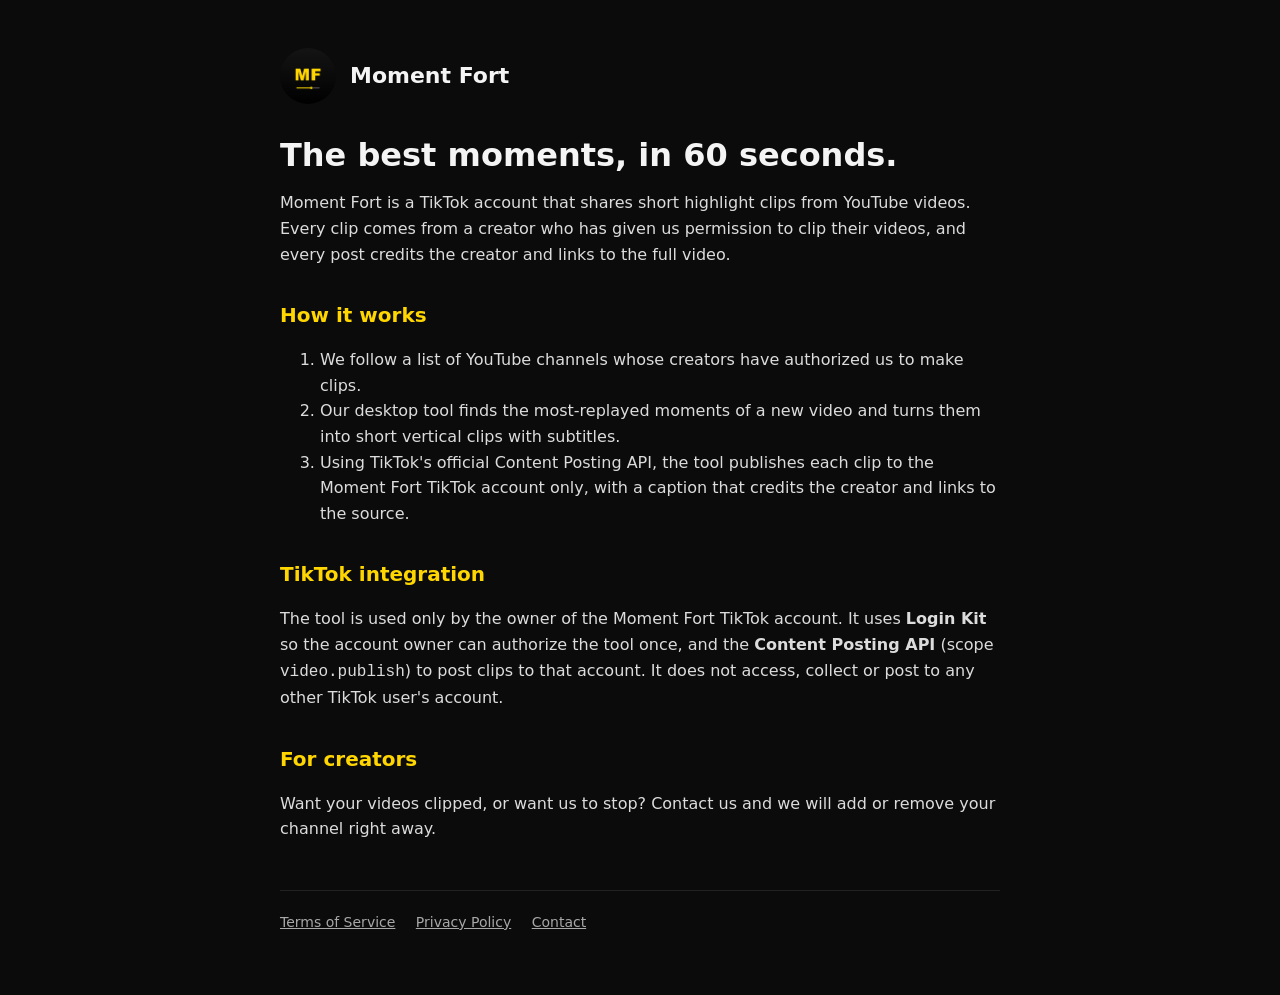
<file: index.html>
<!doctype html>
<html lang="en">
<head>
<meta charset="utf-8">
<meta name="viewport" content="width=device-width, initial-scale=1">
<title>Moment Fort</title>
<meta name="description" content="Moment Fort publishes short, credited clips of YouTube videos, made with the creators' permission, to its own TikTok account.">
<link rel="icon" href="logo.png">
<link rel="stylesheet" href="style.css">
</head>
<body>
<main>
  <header><img src="logo.png" alt="Moment Fort logo"><a href="./">Moment Fort</a></header>

  <h1>The best moments, in 60 seconds.</h1>
  <p>Moment Fort is a TikTok account that shares short highlight clips from YouTube videos.
     Every clip comes from a creator who has given us permission to clip their videos, and
     every post credits the creator and links to the full video.</p>

  <h2>How it works</h2>
  <ol>
    <li>We follow a list of YouTube channels whose creators have authorized us to make clips.</li>
    <li>Our desktop tool finds the most-replayed moments of a new video and turns them into
        short vertical clips with subtitles.</li>
    <li>Using TikTok's official Content Posting API, the tool publishes each clip to the
        Moment Fort TikTok account only, with a caption that credits the creator and links to the source.</li>
  </ol>

  <h2>TikTok integration</h2>
  <p>The tool is used only by the owner of the Moment Fort TikTok account. It uses
     <strong>Login Kit</strong> so the account owner can authorize the tool once, and the
     <strong>Content Posting API</strong> (scope <code>video.publish</code>) to post clips to that account.
     It does not access, collect or post to any other TikTok user's account.</p>

  <h2>For creators</h2>
  <p>Want your videos clipped, or want us to stop? Contact us and we will add or remove
     your channel right away.</p>

  <footer>
    <a href="terms.html">Terms of Service</a>
    <a href="privacy.html">Privacy Policy</a>
    <a href="https://github.com/fefemumu764/moment-fort-site/issues">Contact</a>
  </footer>
</main>
</body>
</html>
</file>
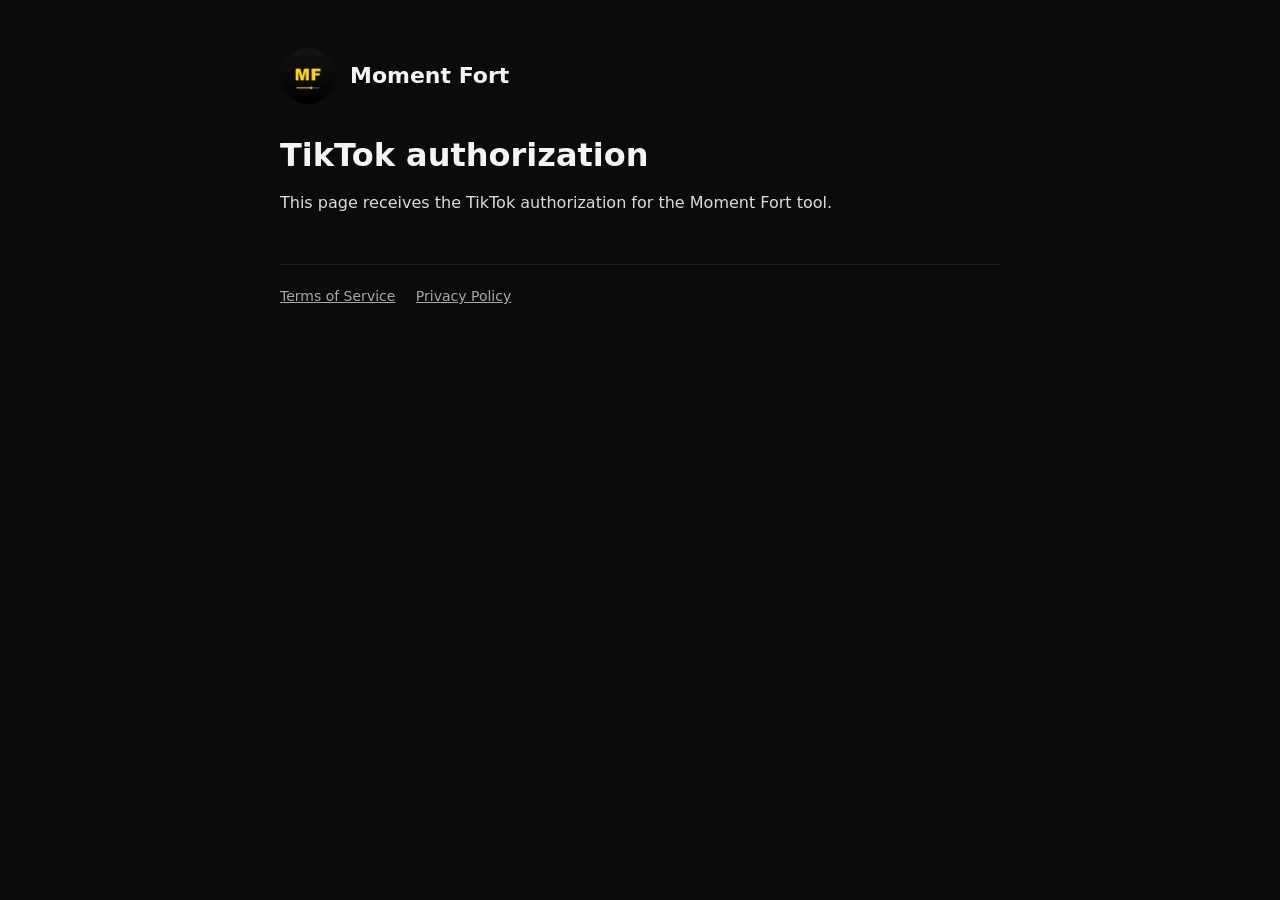
<file: callback.html>
<!doctype html>
<html lang="en">
<head>
<meta charset="utf-8">
<meta name="viewport" content="width=device-width, initial-scale=1">
<meta name="robots" content="noindex">
<title>TikTok authorization · Moment Fort</title>
<link rel="icon" href="logo.png">
<link rel="stylesheet" href="style.css">
</head>
<body>
<main>
  <header><img src="logo.png" alt="Moment Fort logo"><a href="./">Moment Fort</a></header>

  <h1 id="title">TikTok authorization</h1>
  <p id="msg">Waiting for TikTok…</p>

  <div class="card" id="box" hidden>
    <p>Copy this address and paste it into the Moment Fort tool on your computer:</p>
    <textarea id="url" readonly></textarea>
    <p><button id="copy" type="button">Copy</button> <span id="copied" class="muted"></span></p>
  </div>

  <footer>
    <a href="terms.html">Terms of Service</a>
    <a href="privacy.html">Privacy Policy</a>
  </footer>
</main>
<script>
  // Nothing is sent anywhere: the code stays in this page and is copied by the user.
  const q = new URLSearchParams(location.search);
  const title = document.getElementById("title");
  const msg = document.getElementById("msg");
  if (q.get("code")) {
    title.textContent = "Authorization complete ✓";
    msg.textContent = "TikTok has authorized Moment Fort.";
    document.getElementById("box").hidden = false;
    const field = document.getElementById("url");
    field.value = location.href;
    document.getElementById("copy").onclick = async () => {
      field.select();
      try { await navigator.clipboard.writeText(field.value); } catch (e) { document.execCommand("copy"); }
      document.getElementById("copied").textContent = "Copied.";
    };
  } else if (q.get("error")) {
    title.textContent = "Authorization cancelled";
    msg.textContent = "TikTok returned: " + (q.get("error_description") || q.get("error"));
  } else {
    msg.textContent = "This page receives the TikTok authorization for the Moment Fort tool.";
  }
</script>
</body>
</html>
</file>
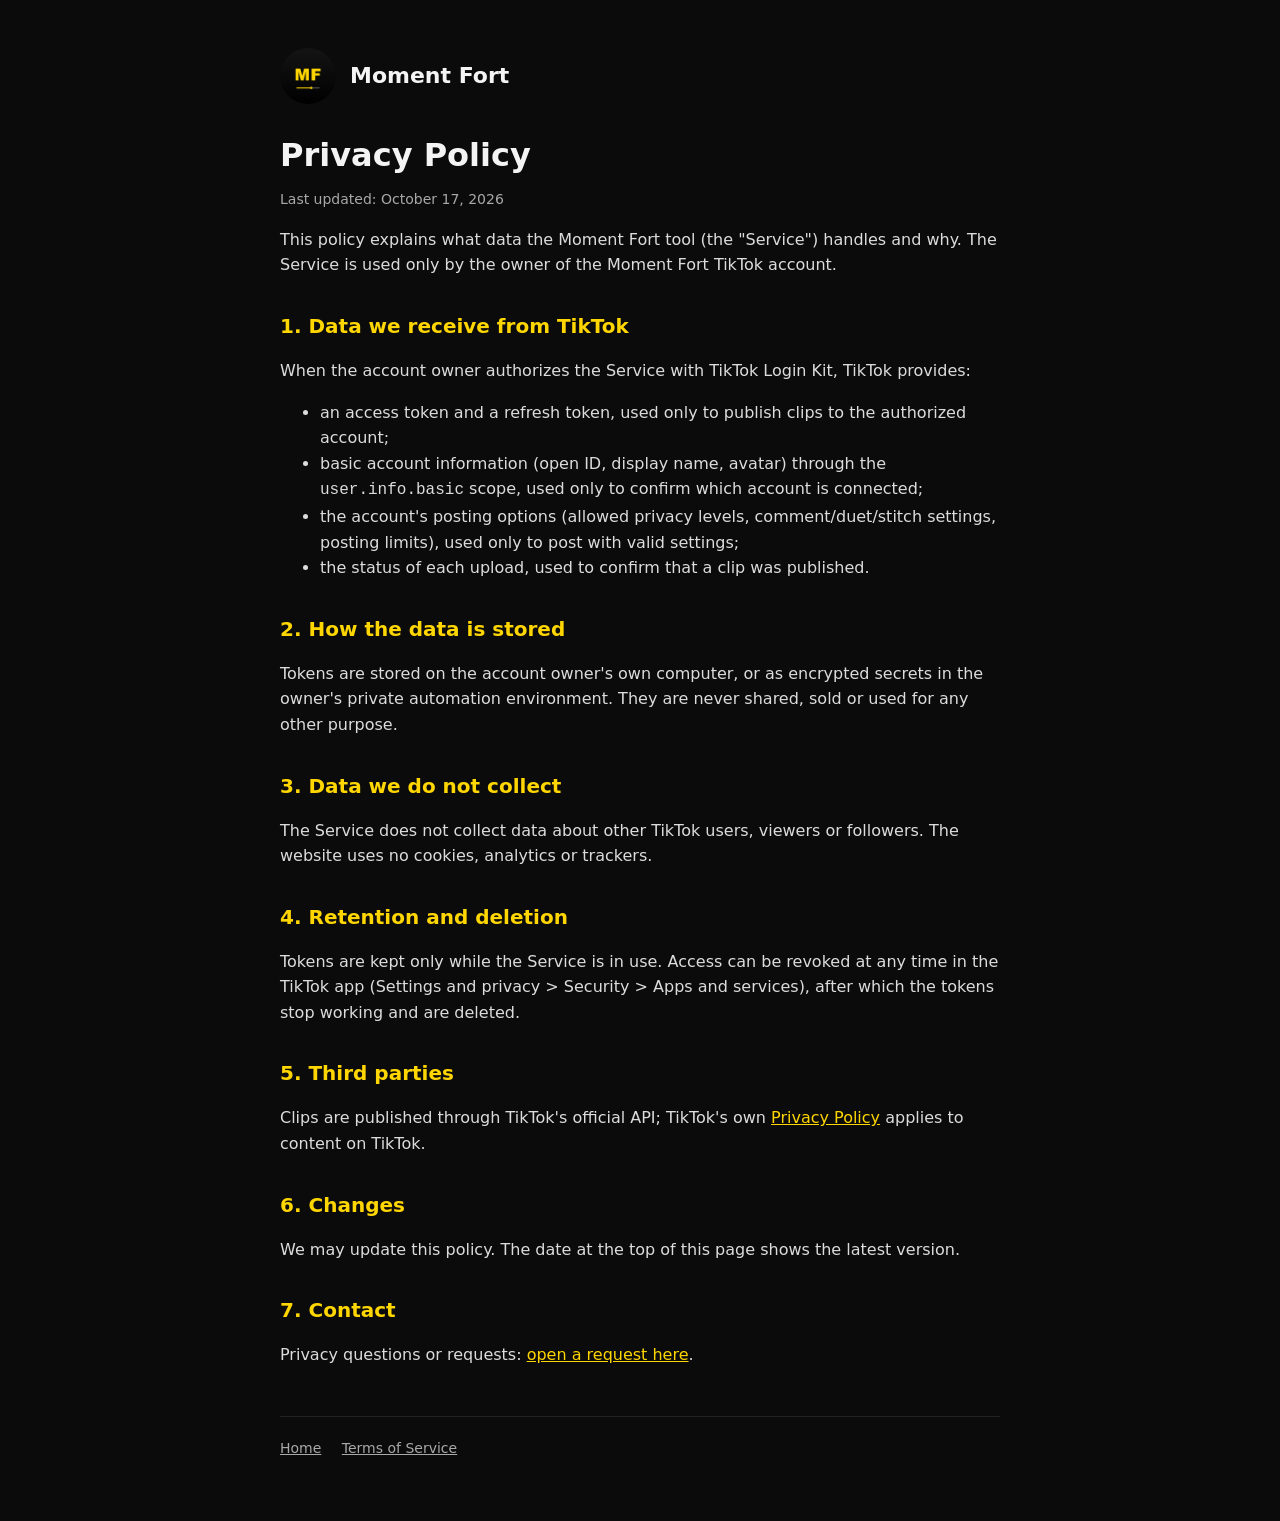
<file: privacy.html>
<!doctype html>
<html lang="en">
<head>
<meta charset="utf-8">
<meta name="viewport" content="width=device-width, initial-scale=1">
<title>Privacy Policy · Moment Fort</title>
<link rel="icon" href="logo.png">
<link rel="stylesheet" href="style.css">
</head>
<body>
<main>
  <header><img src="logo.png" alt="Moment Fort logo"><a href="./">Moment Fort</a></header>

  <h1>Privacy Policy</h1>
  <p class="muted">Last updated: October 17, 2026</p>

  <p>This policy explains what data the Moment Fort tool (the "Service") handles and why.
     The Service is used only by the owner of the Moment Fort TikTok account.</p>

  <h2>1. Data we receive from TikTok</h2>
  <p>When the account owner authorizes the Service with TikTok Login Kit, TikTok provides:</p>
  <ul>
    <li>an access token and a refresh token, used only to publish clips to the authorized account;</li>
    <li>basic account information (open ID, display name, avatar) through the
        <code>user.info.basic</code> scope, used only to confirm which account is connected;</li>
    <li>the account's posting options (allowed privacy levels, comment/duet/stitch settings,
        posting limits), used only to post with valid settings;</li>
    <li>the status of each upload, used to confirm that a clip was published.</li>
  </ul>

  <h2>2. How the data is stored</h2>
  <p>Tokens are stored on the account owner's own computer, or as encrypted secrets in the
     owner's private automation environment. They are never shared, sold or used for any
     other purpose.</p>

  <h2>3. Data we do not collect</h2>
  <p>The Service does not collect data about other TikTok users, viewers or followers.
     The website uses no cookies, analytics or trackers.</p>

  <h2>4. Retention and deletion</h2>
  <p>Tokens are kept only while the Service is in use. Access can be revoked at any time in the
     TikTok app (Settings and privacy &gt; Security &gt; Apps and services), after which the tokens
     stop working and are deleted.</p>

  <h2>5. Third parties</h2>
  <p>Clips are published through TikTok's official API; TikTok's own
     <a href="https://www.tiktok.com/legal/privacy-policy">Privacy Policy</a> applies to content on TikTok.</p>

  <h2>6. Changes</h2>
  <p>We may update this policy. The date at the top of this page shows the latest version.</p>

  <h2>7. Contact</h2>
  <p>Privacy questions or requests:
     <a href="https://github.com/fefemumu764/moment-fort-site/issues">open a request here</a>.</p>

  <footer>
    <a href="./">Home</a>
    <a href="terms.html">Terms of Service</a>
  </footer>
</main>
</body>
</html>
</file>
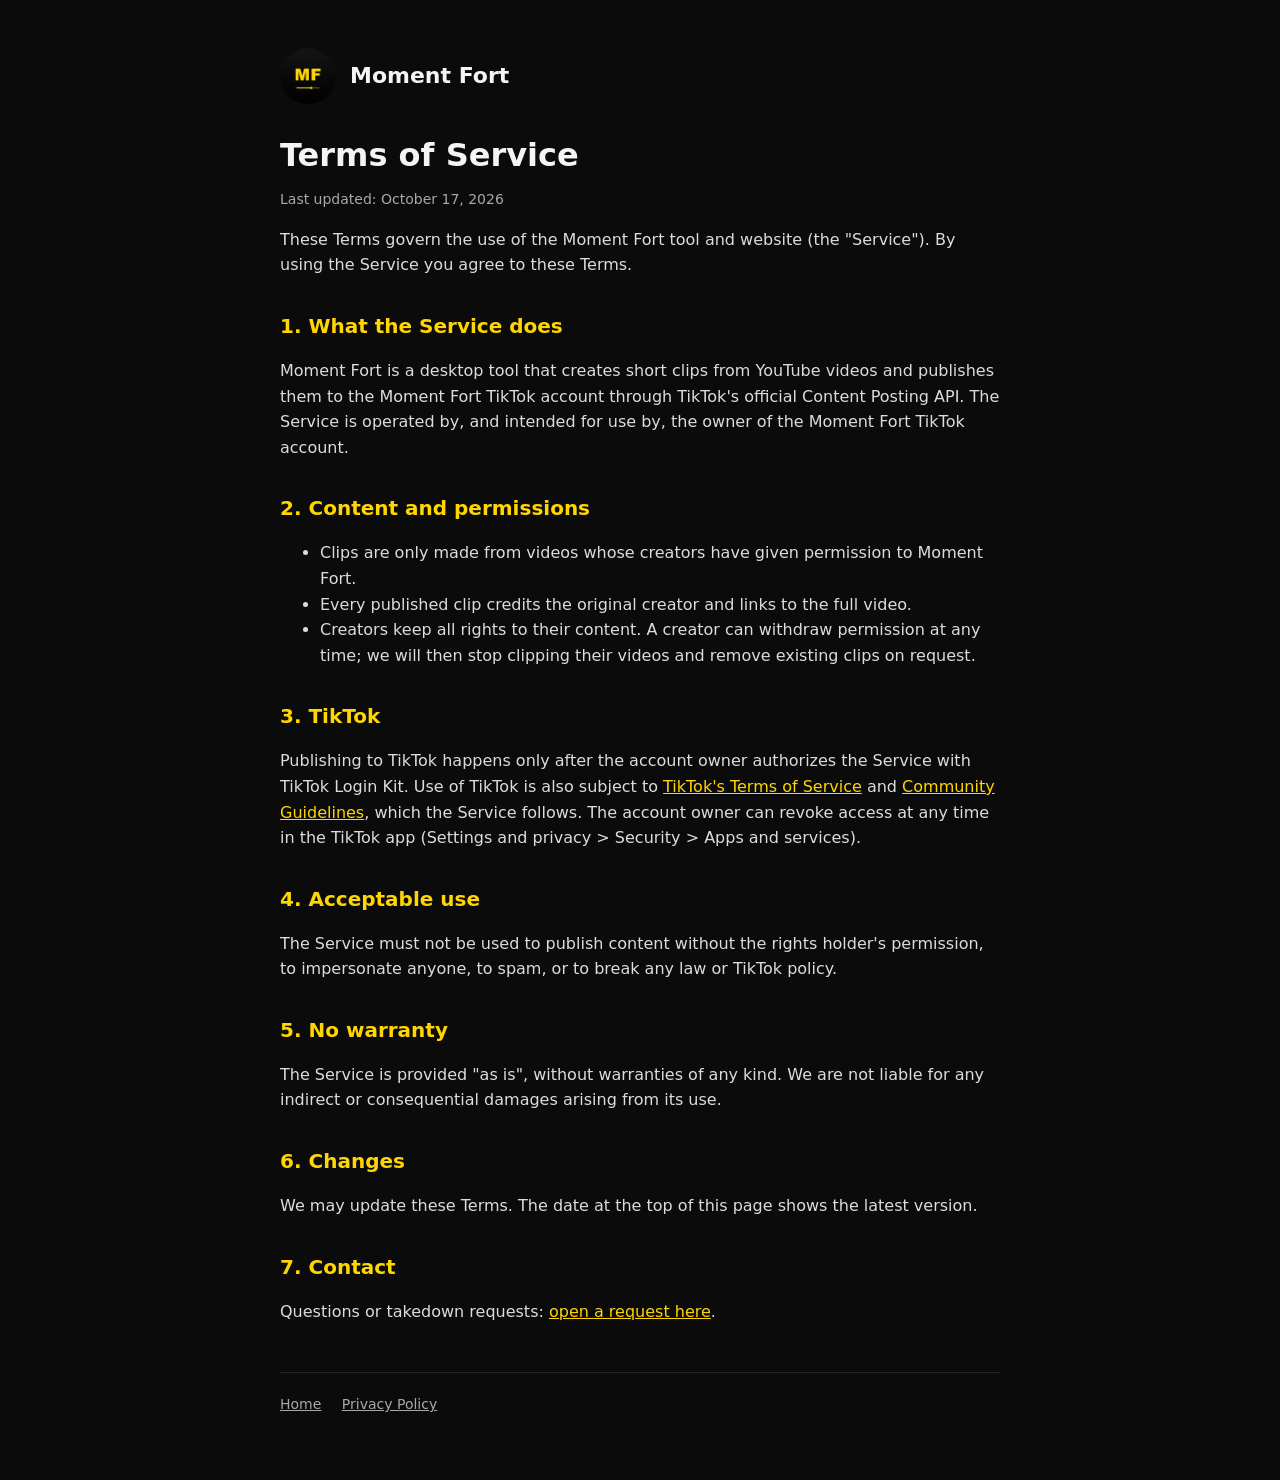
<file: terms.html>
<!doctype html>
<html lang="en">
<head>
<meta charset="utf-8">
<meta name="viewport" content="width=device-width, initial-scale=1">
<title>Terms of Service · Moment Fort</title>
<link rel="icon" href="logo.png">
<link rel="stylesheet" href="style.css">
</head>
<body>
<main>
  <header><img src="logo.png" alt="Moment Fort logo"><a href="./">Moment Fort</a></header>

  <h1>Terms of Service</h1>
  <p class="muted">Last updated: October 17, 2026</p>

  <p>These Terms govern the use of the Moment Fort tool and website (the "Service").
     By using the Service you agree to these Terms.</p>

  <h2>1. What the Service does</h2>
  <p>Moment Fort is a desktop tool that creates short clips from YouTube videos and publishes
     them to the Moment Fort TikTok account through TikTok's official Content Posting API.
     The Service is operated by, and intended for use by, the owner of the Moment Fort TikTok account.</p>

  <h2>2. Content and permissions</h2>
  <ul>
    <li>Clips are only made from videos whose creators have given permission to Moment Fort.</li>
    <li>Every published clip credits the original creator and links to the full video.</li>
    <li>Creators keep all rights to their content. A creator can withdraw permission at any time;
        we will then stop clipping their videos and remove existing clips on request.</li>
  </ul>

  <h2>3. TikTok</h2>
  <p>Publishing to TikTok happens only after the account owner authorizes the Service with
     TikTok Login Kit. Use of TikTok is also subject to
     <a href="https://www.tiktok.com/legal/terms-of-service">TikTok's Terms of Service</a> and
     <a href="https://www.tiktok.com/community-guidelines">Community Guidelines</a>, which the Service follows.
     The account owner can revoke access at any time in the TikTok app
     (Settings and privacy &gt; Security &gt; Apps and services).</p>

  <h2>4. Acceptable use</h2>
  <p>The Service must not be used to publish content without the rights holder's permission,
     to impersonate anyone, to spam, or to break any law or TikTok policy.</p>

  <h2>5. No warranty</h2>
  <p>The Service is provided "as is", without warranties of any kind. We are not liable for
     any indirect or consequential damages arising from its use.</p>

  <h2>6. Changes</h2>
  <p>We may update these Terms. The date at the top of this page shows the latest version.</p>

  <h2>7. Contact</h2>
  <p>Questions or takedown requests:
     <a href="https://github.com/fefemumu764/moment-fort-site/issues">open a request here</a>.</p>

  <footer>
    <a href="./">Home</a>
    <a href="privacy.html">Privacy Policy</a>
  </footer>
</main>
</body>
</html>
</file>
<file: style.css>
:root { --bg: #0b0b0b; --fg: #f4f4f4; --muted: #a8a8a8; --accent: #ffd600; --card: #161616; }
* { box-sizing: border-box; }
body { margin: 0; background: var(--bg); color: var(--fg); font: 16px/1.6 system-ui, -apple-system, "Segoe UI", Roboto, sans-serif; }
main { max-width: 760px; margin: 0 auto; padding: 48px 20px 64px; }
header { display: flex; align-items: center; gap: 14px; margin-bottom: 32px; }
header img { width: 56px; height: 56px; border-radius: 50%; }
header a { color: var(--fg); text-decoration: none; font-weight: 800; font-size: 22px; }
h1 { font-size: 32px; line-height: 1.2; margin: 0 0 8px; }
h2 { font-size: 20px; margin: 32px 0 8px; color: var(--accent); }
p, li { color: #dcdcdc; }
.muted { color: var(--muted); font-size: 14px; }
a { color: var(--accent); }
.card { background: var(--card); border-radius: 14px; padding: 20px; margin: 20px 0; }
code, textarea { font-family: ui-monospace, Consolas, monospace; }
textarea { width: 100%; min-height: 110px; background: #000; color: var(--fg); border: 1px solid #333; border-radius: 10px; padding: 12px; }
button { background: var(--accent); color: #000; border: 0; border-radius: 999px; padding: 10px 20px; font-weight: 700; cursor: pointer; }
footer { margin-top: 48px; padding-top: 20px; border-top: 1px solid #222; font-size: 14px; color: var(--muted); }
footer a { color: var(--muted); margin-right: 16px; }
</file>
